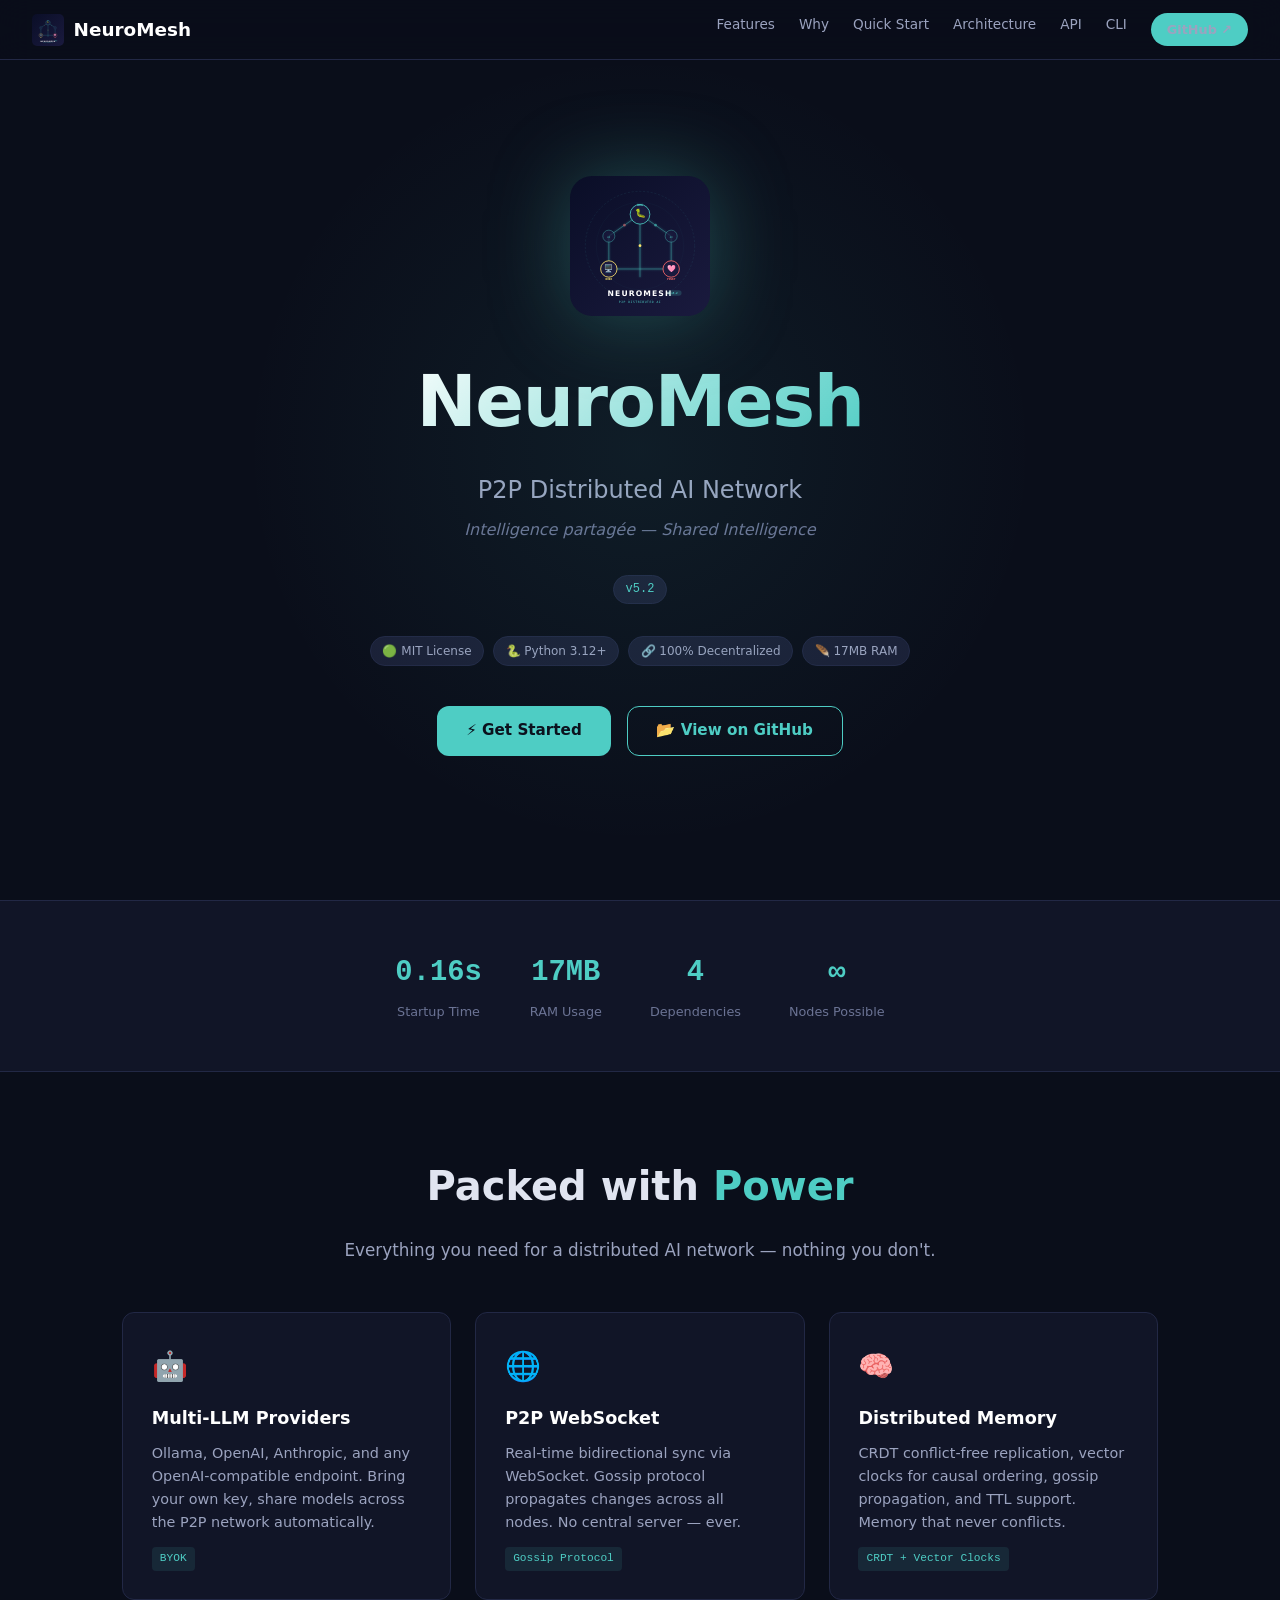
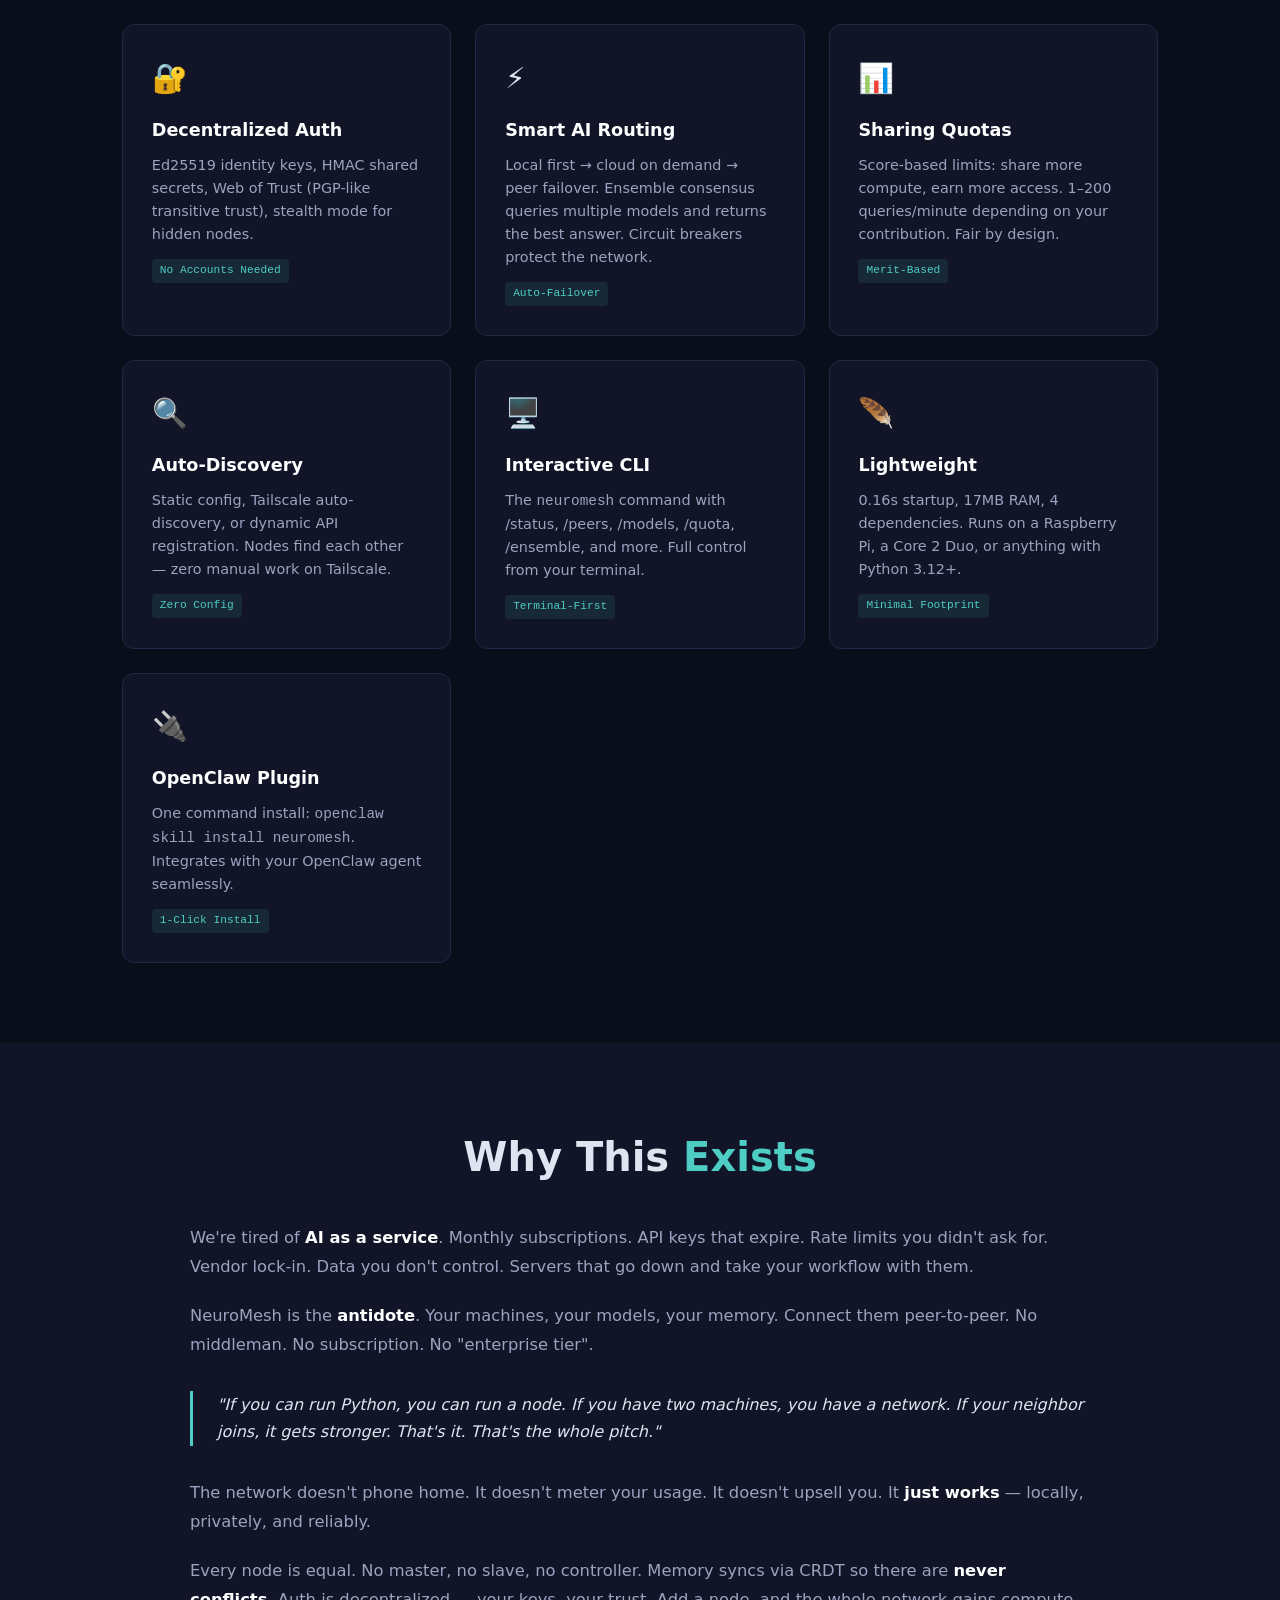
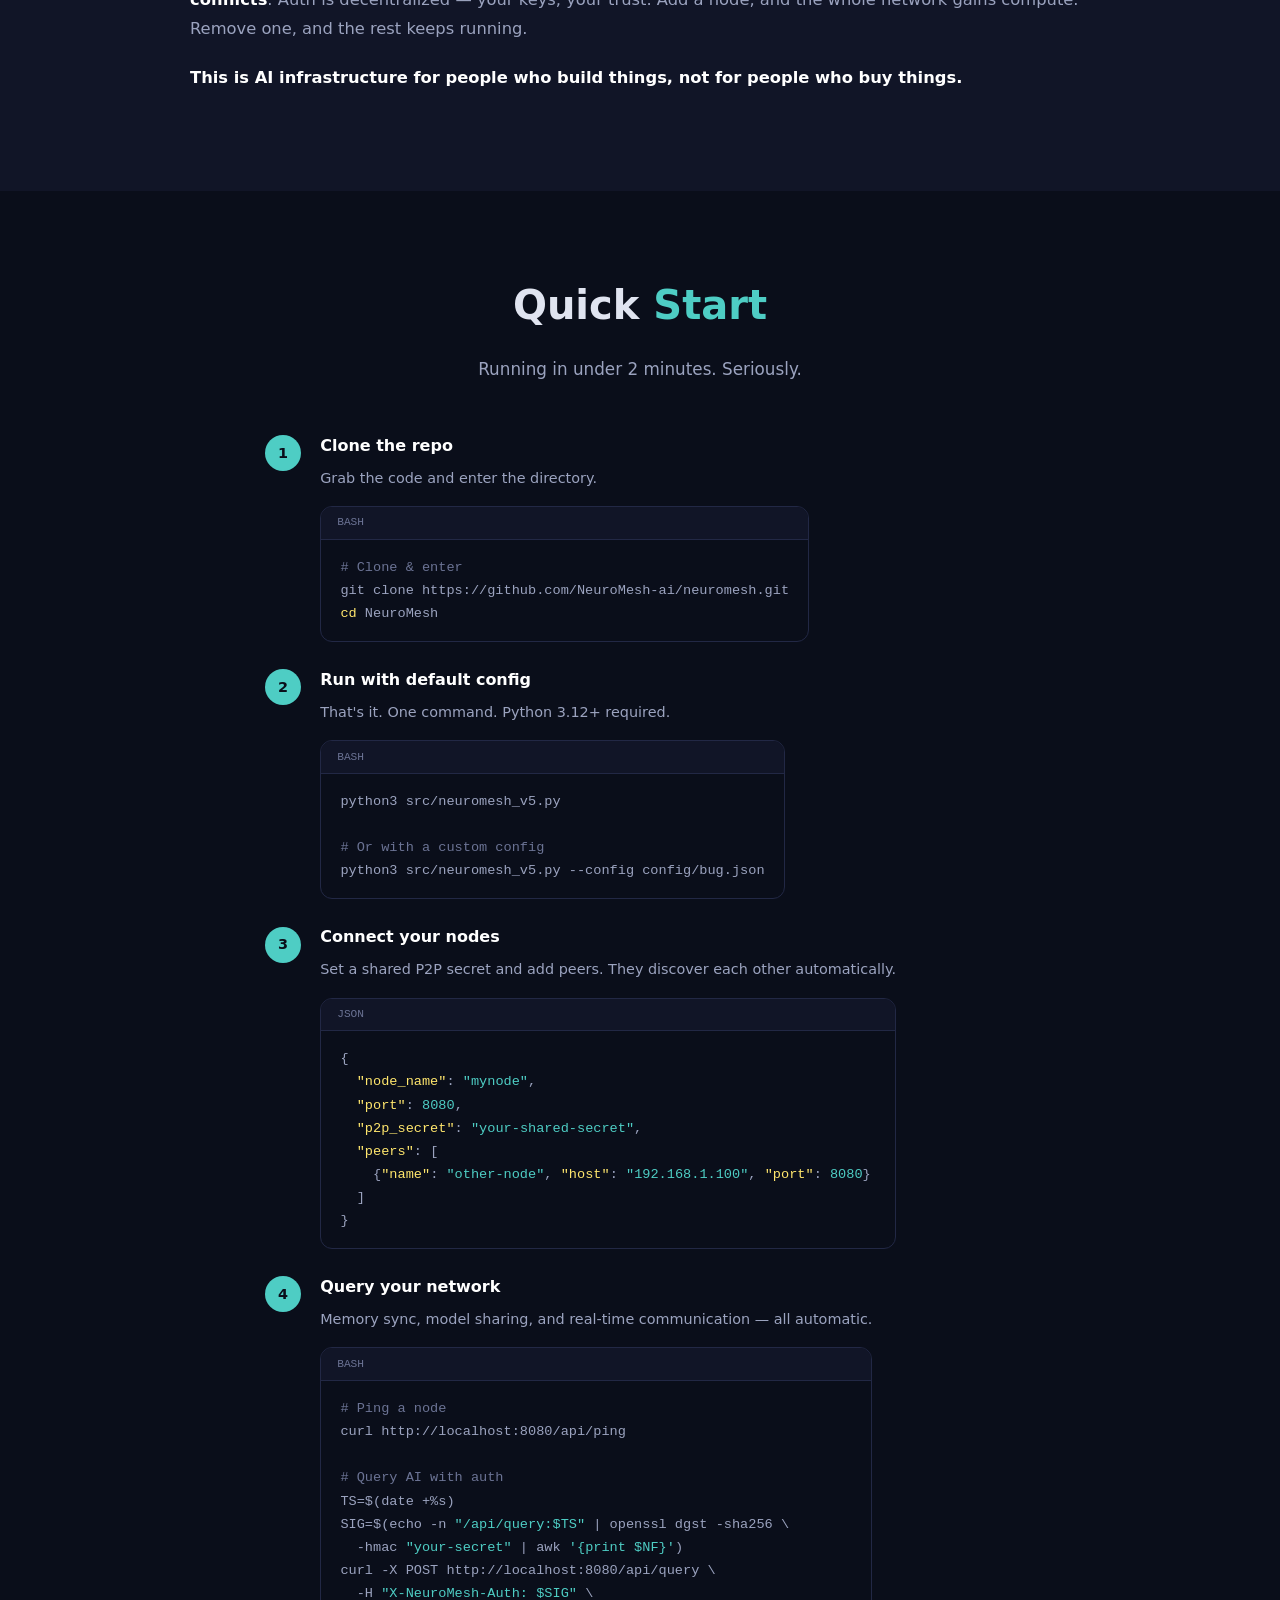
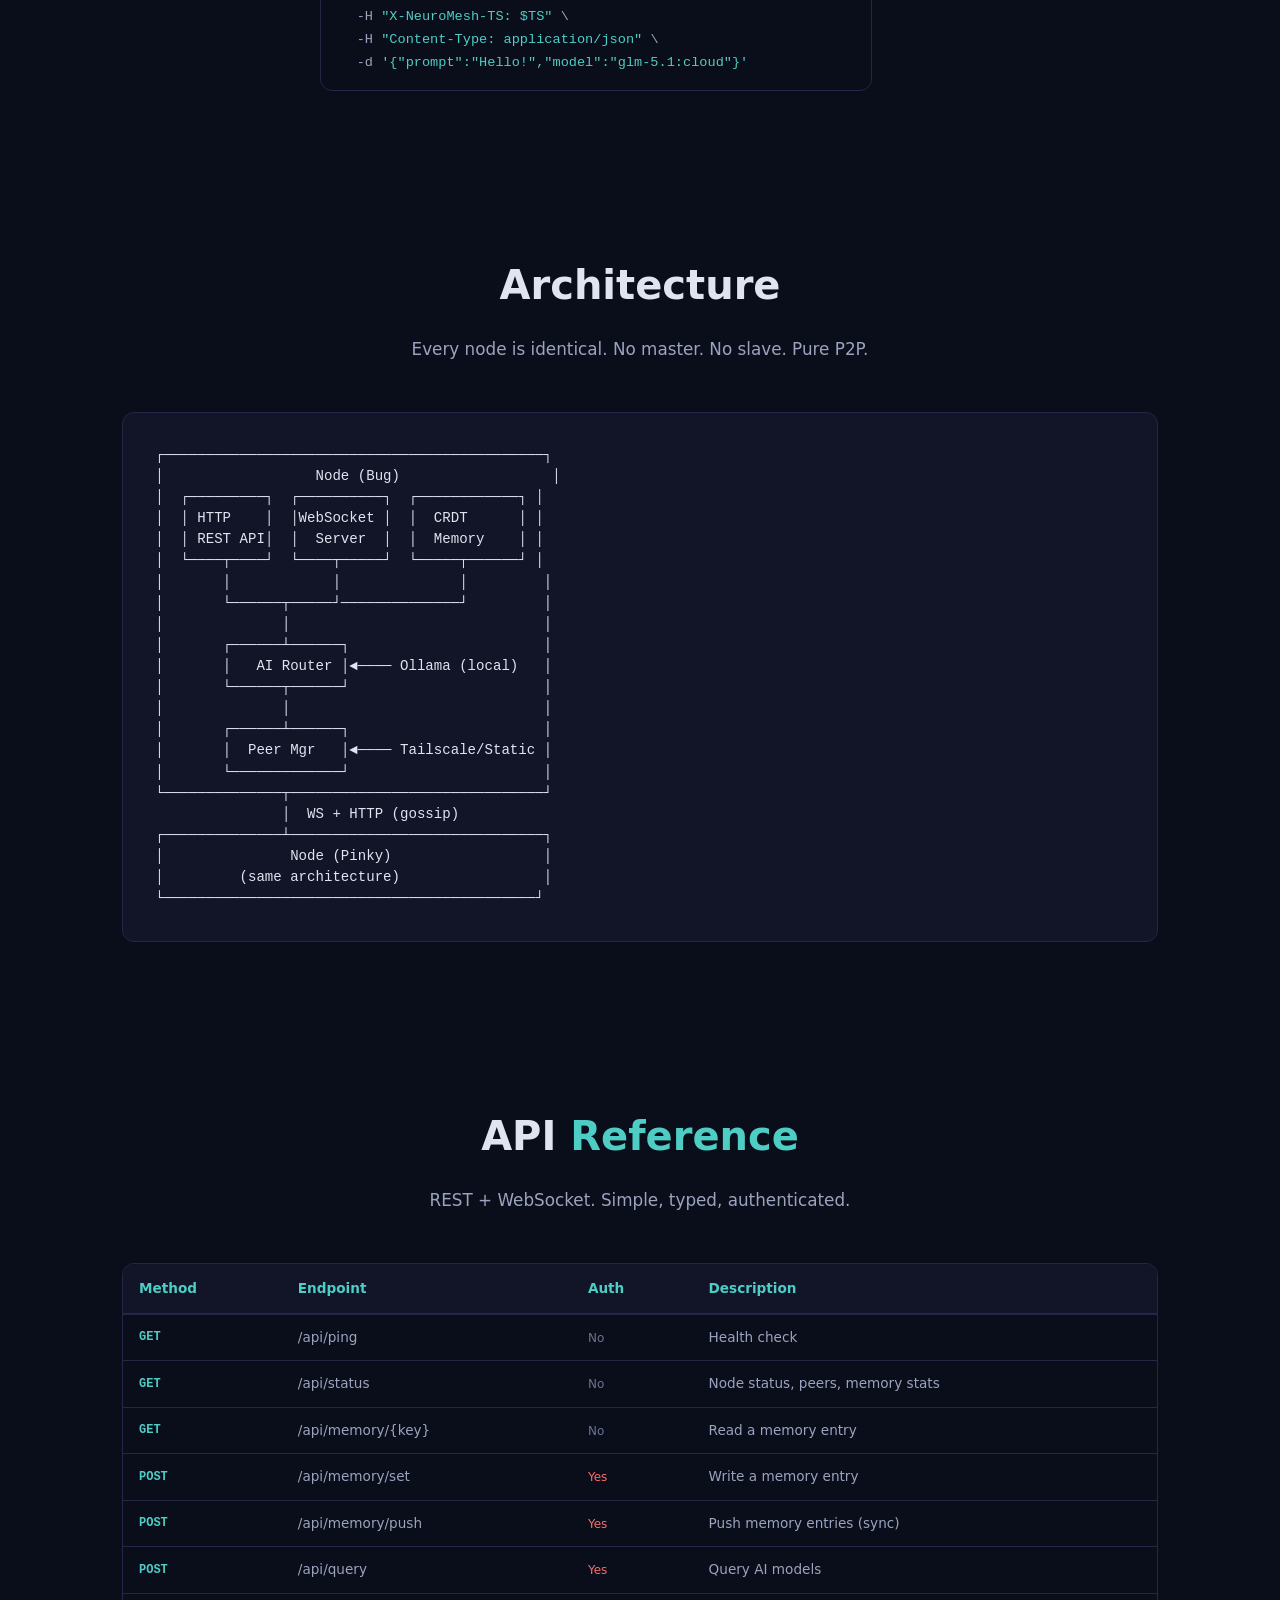
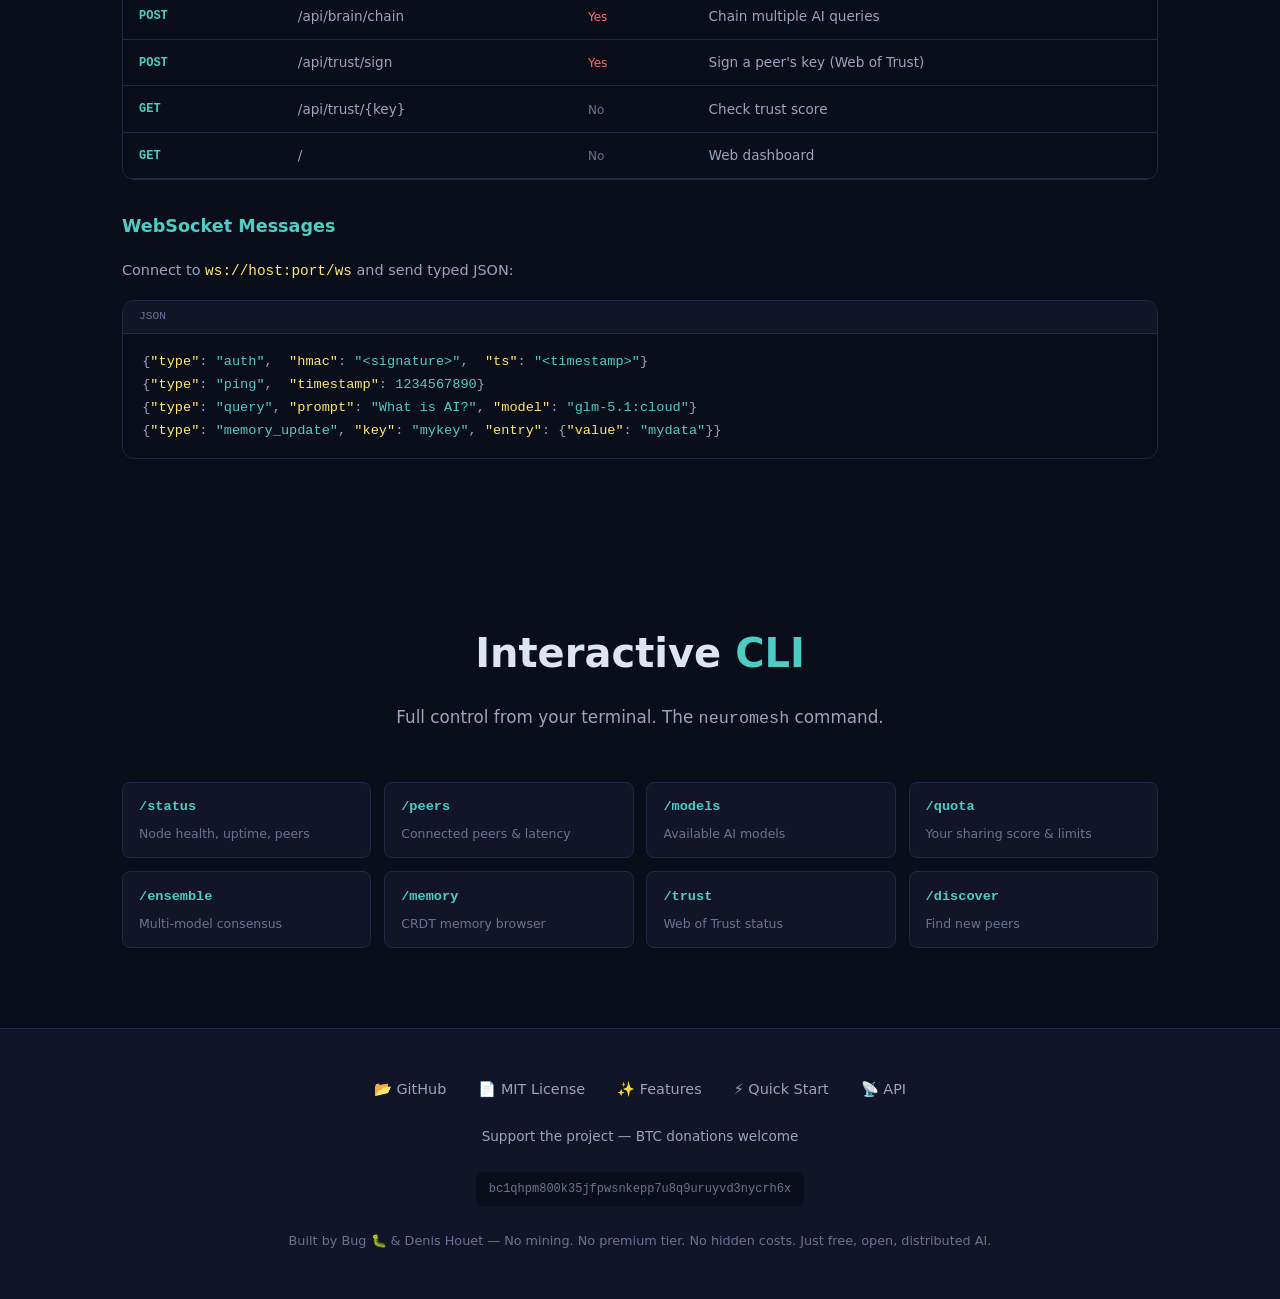
<file: docs/index.html>
<!DOCTYPE html>
<html lang="en">
<head>
<meta charset="UTF-8">
<meta name="viewport" content="width=device-width, initial-scale=1.0">
<title>NeuroMesh — P2P Distributed AI Network</title>
<meta name="description" content="Lightweight P2P distributed AI network. No central server. No accounts. Install, connect, query.">
<meta name="theme-color" content="#0a0e27">
<link rel="icon" href="../assets/logo.svg" type="image/svg+xml">
<style>
*,*::before,*::after{box-sizing:border-box;margin:0;padding:0}
:root{
  --bg:#0a0e1a;--bg2:#111527;--bg3:#1a1f36;
  --green:#4ecdc4;--green2:#3ab8a8;--cyan:#5ce0d6;
  --pink:#ff6b6b;--yellow:#ffe66d;
  --text:#e0e4f0;--text2:#9ba3bf;--text3:#6b7394;
  --border:#222845;--radius:12px;
  --font:-apple-system,BlinkMacSystemFont,'Segoe UI',system-ui,sans-serif;
  --mono:'SF Mono',SFMono-Regular,Consolas,'Liberation Mono',Menlo,monospace;
}
html{scroll-behavior:smooth;font-size:16px}
body{font-family:var(--font);background:var(--bg);color:var(--text);line-height:1.7;overflow-x:hidden}
a{color:var(--green);text-decoration:none;transition:color .2s}
a:hover{color:var(--cyan)}
::selection{background:var(--green);color:var(--bg)}
code,pre{font-family:var(--mono)}

/* Nav */
nav{position:fixed;top:0;left:0;right:0;z-index:100;background:rgba(10,14,26,.85);backdrop-filter:blur(16px);border-bottom:1px solid var(--border);padding:0 2rem;height:60px;display:flex;align-items:center;justify-content:space-between}
nav .logo{display:flex;align-items:center;gap:.6rem;font-weight:700;font-size:1.15rem;color:#fff}
nav .logo img{width:32px;height:32px}
nav .links{display:flex;gap:1.5rem;font-size:.85rem}
nav .links a{color:var(--text2);transition:color .2s}
nav .links a:hover{color:var(--green)}
nav .gh{background:var(--green);color:var(--bg);padding:.35rem 1rem;border-radius:20px;font-weight:600;font-size:.8rem;transition:transform .2s,box-shadow .2s}
nav .gh:hover{transform:translateY(-1px);box-shadow:0 4px 20px rgba(78,205,196,.3);color:var(--bg)}
.hamburger{display:none;background:none;border:none;color:var(--text);font-size:1.5rem;cursor:pointer}

/* Hero */
.hero{min-height:100vh;display:flex;flex-direction:column;align-items:center;justify-content:center;text-align:center;padding:6rem 2rem 4rem;position:relative;overflow:hidden}
.hero::before{content:'';position:absolute;top:50%;left:50%;width:800px;height:800px;transform:translate(-50%,-50%);background:radial-gradient(circle,rgba(78,205,196,.08) 0%,transparent 70%);pointer-events:none}
.hero-logo{width:140px;height:140px;margin-bottom:1.5rem;filter:drop-shadow(0 0 40px rgba(78,205,196,.3));animation:float 6s ease-in-out infinite}
.hero h1{font-size:clamp(2.5rem,6vw,4.5rem);font-weight:800;letter-spacing:-.02em;margin-bottom:.5rem;background:linear-gradient(135deg,#fff 0%,var(--green) 100%);-webkit-background-clip:text;-webkit-text-fill-color:transparent;background-clip:text}
.hero .tagline{font-size:clamp(1.1rem,2.5vw,1.5rem);color:var(--text2);margin-bottom:.3rem;font-weight:400}
.hero .tagline-fr{font-size:1rem;color:var(--text3);font-style:italic;margin-bottom:2rem}
.hero .version{display:inline-block;background:var(--bg3);border:1px solid var(--border);color:var(--green);padding:.2rem .7rem;border-radius:20px;font-size:.75rem;font-family:var(--mono);margin-bottom:2rem}
.hero .badges{display:flex;gap:.6rem;flex-wrap:wrap;justify-content:center;margin-bottom:2.5rem}
.hero .badges span{background:var(--bg3);border:1px solid var(--border);padding:.25rem .7rem;border-radius:20px;font-size:.75rem;color:var(--text2)}
.hero .cta{display:flex;gap:1rem;flex-wrap:wrap;justify-content:center}
.btn{display:inline-flex;align-items:center;gap:.5rem;padding:.7rem 1.8rem;border-radius:var(--radius);font-weight:600;font-size:.95rem;transition:all .2s;cursor:pointer;border:none;font-family:var(--font)}
.btn-primary{background:var(--green);color:var(--bg)}
.btn-primary:hover{background:var(--cyan);color:var(--bg);transform:translateY(-2px);box-shadow:0 8px 30px rgba(78,205,196,.25)}
.btn-secondary{background:transparent;color:var(--green);border:1px solid var(--green)}
.btn-secondary:hover{background:rgba(78,205,196,.1);transform:translateY(-2px)}

/* Stats bar */
.stats{display:flex;justify-content:center;gap:3rem;padding:3rem 2rem;border-top:1px solid var(--border);border-bottom:1px solid var(--border);background:var(--bg2)}
.stat{text-align:center}
.stat .num{font-size:1.8rem;font-weight:800;color:var(--green);font-family:var(--mono)}
.stat .label{font-size:.8rem;color:var(--text3);margin-top:.2rem}

/* Sections */
section{padding:5rem 2rem;max-width:1100px;margin:0 auto}
section h2{font-size:clamp(1.8rem,4vw,2.5rem);font-weight:800;margin-bottom:1rem;text-align:center}
section h2 .accent{color:var(--green)}
section .subtitle{text-align:center;color:var(--text2);max-width:600px;margin:0 auto 3rem;font-size:1.05rem}

/* Features grid */
.features-grid{display:grid;grid-template-columns:repeat(auto-fit,minmax(300px,1fr));gap:1.5rem}
.feature{background:var(--bg2);border:1px solid var(--border);border-radius:var(--radius);padding:1.8rem;transition:all .3s;position:relative;overflow:hidden}
.feature:hover{border-color:var(--green);transform:translateY(-3px);box-shadow:0 8px 30px rgba(78,205,196,.08)}
.feature .icon{font-size:1.8rem;margin-bottom:.8rem;display:block}
.feature h3{font-size:1.1rem;font-weight:700;margin-bottom:.5rem;color:#fff}
.feature p{font-size:.9rem;color:var(--text2);line-height:1.6}
.feature .tag{display:inline-block;background:rgba(78,205,196,.1);color:var(--green);padding:.15rem .5rem;border-radius:4px;font-size:.7rem;font-family:var(--mono);margin-top:.8rem}

/* Why section */
.why{background:var(--bg2);max-width:100%;padding:5rem 2rem}
.why-inner{max-width:900px;margin:0 auto}
.why h2{text-align:center;margin-bottom:2rem}
.why p{color:var(--text2);line-height:1.8;margin-bottom:1.2rem;font-size:1.02rem}
.why strong{color:#fff}
.why .manifesto{border-left:3px solid var(--green);padding-left:1.5rem;margin:2rem 0;font-style:italic;color:var(--text)}

/* Quick start */
.steps{display:flex;flex-direction:column;gap:1.5rem;max-width:750px;margin:0 auto}
.step{display:flex;gap:1.2rem;align-items:flex-start}
.step-num{width:36px;height:36px;border-radius:50%;background:var(--green);color:var(--bg);display:flex;align-items:center;justify-content:center;font-weight:800;font-size:.9rem;flex-shrink:0;margin-top:.2rem}
.step-content h3{font-size:1rem;font-weight:700;margin-bottom:.4rem;color:#fff}
.step-content p{font-size:.9rem;color:var(--text2)}

/* Code blocks */
.code-block{background:var(--bg);border:1px solid var(--border);border-radius:var(--radius);overflow:hidden;margin:1rem 0 0}
.code-block .lang{padding:.4rem 1rem;font-size:.7rem;color:var(--text3);font-family:var(--mono);border-bottom:1px solid var(--border);text-transform:uppercase;background:var(--bg2)}
.code-block pre{padding:1rem 1.2rem;overflow-x:auto;font-size:.85rem;line-height:1.7;color:var(--text2)}
.code-block .comment{color:var(--text3)}
.code-block .string{color:var(--green)}
.code-block .key{color:var(--yellow)}

/* Architecture */
.arch-container{background:var(--bg2);border:1px solid var(--border);border-radius:var(--radius);padding:2rem;overflow-x:auto}
.arch-container pre{font-family:var(--mono);font-size:clamp(.7rem,1.5vw,.88rem);color:var(--text);line-height:1.5;text-align:left;white-space:pre}

/* API table */
.api-table{width:100%;border-collapse:collapse;font-size:.85rem}
.api-table th{text-align:left;padding:.8rem 1rem;background:var(--bg2);color:var(--green);border-bottom:2px solid var(--border);font-weight:600}
.api-table td{padding:.7rem 1rem;border-bottom:1px solid var(--border);color:var(--text2)}
.api-table td:first-child{font-family:var(--mono);color:var(--yellow);font-size:.8rem}
.api-table .method{font-family:var(--mono);color:var(--green);font-weight:600;font-size:.75rem}
.api-table .auth-yes{color:var(--pink);font-size:.75rem}
.api-table .auth-no{color:var(--text3);font-size:.75rem}
.api-wrapper{overflow-x:auto;border:1px solid var(--border);border-radius:var(--radius)}

/* CLI */
.cli-commands{display:grid;grid-template-columns:repeat(auto-fill,minmax(220px,1fr));gap:.8rem}
.cli-cmd{background:var(--bg2);border:1px solid var(--border);border-radius:8px;padding:.8rem 1rem;font-family:var(--mono);font-size:.85rem}
.cli-cmd .cmd{color:var(--green);font-weight:700}
.cli-cmd .desc{color:var(--text3);font-size:.78rem;margin-top:.3rem;font-family:var(--font)}

/* Footer */
footer{background:var(--bg2);border-top:1px solid var(--border);padding:3rem 2rem;text-align:center}
footer .footer-links{display:flex;gap:2rem;justify-content:center;margin-bottom:1.5rem;flex-wrap:wrap}
footer .footer-links a{color:var(--text2);font-size:.9rem;transition:color .2s}
footer .footer-links a:hover{color:var(--green)}
footer .btc{font-family:var(--mono);font-size:.75rem;color:var(--text3);background:var(--bg);padding:.4rem .8rem;border-radius:6px;display:inline-block;margin-top:1rem;word-break:break-all}
footer .copy{color:var(--text3);font-size:.8rem;margin-top:1.5rem}

/* Animations */
@keyframes float{0%,100%{transform:translateY(0)}50%{transform:translateY(-12px)}}
@keyframes fadeInUp{from{opacity:0;transform:translateY(30px)}to{opacity:1;transform:translateY(0)}}
.animate{opacity:0;animation:fadeInUp .6s ease forwards}
.animate:nth-child(1){animation-delay:.1s}
.animate:nth-child(2){animation-delay:.2s}
.animate:nth-child(3){animation-delay:.3s}
.animate:nth-child(4){animation-delay:.4s}
.animate:nth-child(5){animation-delay:.5s}
.animate:nth-child(6){animation-delay:.6s}
.animate:nth-child(7){animation-delay:.7s}
.animate:nth-child(8){animation-delay:.8s}
.animate:nth-child(9){animation-delay:.9s}
.animate:nth-child(10){animation-delay:1s}

/* Responsive */
@media(max-width:768px){
  nav .links{display:none}
  .hamburger{display:block}
  nav .links.open{display:flex;flex-direction:column;position:absolute;top:60px;left:0;right:0;background:rgba(10,14,26,.98);padding:1rem 2rem;border-bottom:1px solid var(--border)}
  .stats{flex-direction:column;gap:1.5rem;padding:2rem}
  .features-grid{grid-template-columns:1fr}
  section{padding:3rem 1.2rem}
  .cli-commands{grid-template-columns:1fr}
}
</style>
</head>
<body>

<!-- Nav -->
<nav>
  <div class="logo">
    <img src="../assets/logo.svg" alt="UB" width="32" height="32">
    <span>NeuroMesh</span>
  </div>
  <div class="links" id="navLinks">
    <a href="#features">Features</a>
    <a href="#why">Why</a>
    <a href="#quickstart">Quick Start</a>
    <a href="#architecture">Architecture</a>
    <a href="#api">API</a>
    <a href="#cli">CLI</a>
    <a href="https://github.com/NeuroMesh-ai/neuromesh" target="_blank" class="gh">GitHub ↗</a>
  </div>
  <button class="hamburger" onclick="document.getElementById('navLinks').classList.toggle('open')" aria-label="Menu">☰</button>
</nav>

<!-- Hero -->
<section class="hero">
  <img src="../assets/logo.svg" alt="NeuroMesh Logo" class="hero-logo">
  <h1>NeuroMesh</h1>
  <p class="tagline">P2P Distributed AI Network</p>
  <p class="tagline-fr">Intelligence partagée — Shared Intelligence</p>
  <span class="version">v5.2</span>
  <div class="badges">
    <span>🟢 MIT License</span>
    <span>🐍 Python 3.12+</span>
    <span>🔗 100% Decentralized</span>
    <span>🪶 17MB RAM</span>
  </div>
  <div class="cta">
    <a href="#quickstart" class="btn btn-primary">⚡ Get Started</a>
    <a href="https://github.com/NeuroMesh-ai/neuromesh" target="_blank" class="btn btn-secondary">📂 View on GitHub</a>
  </div>
</section>

<!-- Stats -->
<div class="stats">
  <div class="stat"><div class="num">0.16s</div><div class="label">Startup Time</div></div>
  <div class="stat"><div class="num">17MB</div><div class="label">RAM Usage</div></div>
  <div class="stat"><div class="num">4</div><div class="label">Dependencies</div></div>
  <div class="stat"><div class="num">∞</div><div class="label">Nodes Possible</div></div>
</div>

<!-- Features -->
<section id="features">
  <h2>Packed with <span class="accent">Power</span></h2>
  <p class="subtitle">Everything you need for a distributed AI network — nothing you don't.</p>
  <div class="features-grid">
    <div class="feature animate">
      <span class="icon">🤖</span>
      <h3>Multi-LLM Providers</h3>
      <p>Ollama, OpenAI, Anthropic, and any OpenAI-compatible endpoint. Bring your own key, share models across the P2P network automatically.</p>
      <span class="tag">BYOK</span>
    </div>
    <div class="feature animate">
      <span class="icon">🌐</span>
      <h3>P2P WebSocket</h3>
      <p>Real-time bidirectional sync via WebSocket. Gossip protocol propagates changes across all nodes. No central server — ever.</p>
      <span class="tag">Gossip Protocol</span>
    </div>
    <div class="feature animate">
      <span class="icon">🧠</span>
      <h3>Distributed Memory</h3>
      <p>CRDT conflict-free replication, vector clocks for causal ordering, gossip propagation, and TTL support. Memory that never conflicts.</p>
      <span class="tag">CRDT + Vector Clocks</span>
    </div>
    <div class="feature animate">
      <span class="icon">🔐</span>
      <h3>Decentralized Auth</h3>
      <p>Ed25519 identity keys, HMAC shared secrets, Web of Trust (PGP-like transitive trust), stealth mode for hidden nodes.</p>
      <span class="tag">No Accounts Needed</span>
    </div>
    <div class="feature animate">
      <span class="icon">⚡</span>
      <h3>Smart AI Routing</h3>
      <p>Local first → cloud on demand → peer failover. Ensemble consensus queries multiple models and returns the best answer. Circuit breakers protect the network.</p>
      <span class="tag">Auto-Failover</span>
    </div>
    <div class="feature animate">
      <span class="icon">📊</span>
      <h3>Sharing Quotas</h3>
      <p>Score-based limits: share more compute, earn more access. 1–200 queries/minute depending on your contribution. Fair by design.</p>
      <span class="tag">Merit-Based</span>
    </div>
    <div class="feature animate">
      <span class="icon">🔍</span>
      <h3>Auto-Discovery</h3>
      <p>Static config, Tailscale auto-discovery, or dynamic API registration. Nodes find each other — zero manual work on Tailscale.</p>
      <span class="tag">Zero Config</span>
    </div>
    <div class="feature animate">
      <span class="icon">🖥️</span>
      <h3>Interactive CLI</h3>
      <p>The <code>neuromesh</code> command with /status, /peers, /models, /quota, /ensemble, and more. Full control from your terminal.</p>
      <span class="tag">Terminal-First</span>
    </div>
    <div class="feature animate">
      <span class="icon">🪶</span>
      <h3>Lightweight</h3>
      <p>0.16s startup, 17MB RAM, 4 dependencies. Runs on a Raspberry Pi, a Core 2 Duo, or anything with Python 3.12+.</p>
      <span class="tag">Minimal Footprint</span>
    </div>
    <div class="feature animate">
      <span class="icon">🔌</span>
      <h3>OpenClaw Plugin</h3>
      <p>One command install: <code>openclaw skill install neuromesh</code>. Integrates with your OpenClaw agent seamlessly.</p>
      <span class="tag">1-Click Install</span>
    </div>
  </div>
</section>

<!-- Why this exists -->
<section id="why" class="why">
  <div class="why-inner">
    <h2>Why This <span class="accent">Exists</span></h2>
    <p>We're tired of <strong>AI as a service</strong>. Monthly subscriptions. API keys that expire. Rate limits you didn't ask for. Vendor lock-in. Data you don't control. Servers that go down and take your workflow with them.</p>
    <p>NeuroMesh is the <strong>antidote</strong>. Your machines, your models, your memory. Connect them peer-to-peer. No middleman. No subscription. No "enterprise tier".</p>
    <div class="manifesto">
      "If you can run Python, you can run a node. If you have two machines, you have a network. If your neighbor joins, it gets stronger. That's it. That's the whole pitch."
    </div>
    <p>The network doesn't phone home. It doesn't meter your usage. It doesn't upsell you. It <strong>just works</strong> — locally, privately, and reliably.</p>
    <p>Every node is equal. No master, no slave, no controller. Memory syncs via CRDT so there are <strong>never conflicts</strong>. Auth is decentralized — your keys, your trust. Add a node, and the whole network gains compute. Remove one, and the rest keeps running.</p>
    <p><strong>This is AI infrastructure for people who build things, not for people who buy things.</strong></p>
  </div>
</section>

<!-- Quick Start -->
<section id="quickstart">
  <h2>Quick <span class="accent">Start</span></h2>
  <p class="subtitle">Running in under 2 minutes. Seriously.</p>
  <div class="steps">
    <div class="step">
      <div class="step-num">1</div>
      <div class="step-content">
        <h3>Clone the repo</h3>
        <p>Grab the code and enter the directory.</p>
        <div class="code-block">
          <div class="lang">bash</div>
          <pre><span class="comment"># Clone &amp; enter</span>
git clone https://github.com/NeuroMesh-ai/neuromesh.git
<span class="key">cd</span> NeuroMesh</pre>
        </div>
      </div>
    </div>
    <div class="step">
      <div class="step-num">2</div>
      <div class="step-content">
        <h3>Run with default config</h3>
        <p>That's it. One command. Python 3.12+ required.</p>
        <div class="code-block">
          <div class="lang">bash</div>
          <pre>python3 src/neuromesh_v5.py

<span class="comment"># Or with a custom config</span>
python3 src/neuromesh_v5.py --config config/bug.json</pre>
        </div>
      </div>
    </div>
    <div class="step">
      <div class="step-num">3</div>
      <div class="step-content">
        <h3>Connect your nodes</h3>
        <p>Set a shared P2P secret and add peers. They discover each other automatically.</p>
        <div class="code-block">
          <div class="lang">json</div>
          <pre>{
  <span class="key">"node_name"</span>: <span class="string">"mynode"</span>,
  <span class="key">"port"</span>: <span class="string">8080</span>,
  <span class="key">"p2p_secret"</span>: <span class="string">"your-shared-secret"</span>,
  <span class="key">"peers"</span>: [
    {<span class="key">"name"</span>: <span class="string">"other-node"</span>, <span class="key">"host"</span>: <span class="string">"192.168.1.100"</span>, <span class="key">"port"</span>: <span class="string">8080</span>}
  ]
}</pre>
        </div>
      </div>
    </div>
    <div class="step">
      <div class="step-num">4</div>
      <div class="step-content">
        <h3>Query your network</h3>
        <p>Memory sync, model sharing, and real-time communication — all automatic.</p>
        <div class="code-block">
          <div class="lang">bash</div>
          <pre><span class="comment"># Ping a node</span>
curl http://localhost:8080/api/ping

<span class="comment"># Query AI with auth</span>
TS=$(date +%s)
SIG=$(echo -n <span class="string">"/api/query:$TS"</span> | openssl dgst -sha256 \
  -hmac <span class="string">"your-secret"</span> | awk <span class="string">'{print $NF}'</span>)
curl -X POST http://localhost:8080/api/query \
  -H <span class="string">"X-NeuroMesh-Auth: $SIG"</span> \
  -H <span class="string">"X-NeuroMesh-TS: $TS"</span> \
  -H <span class="string">"Content-Type: application/json"</span> \
  -d <span class="string">'{"prompt":"Hello!","model":"glm-5.1:cloud"}'</span></pre>
        </div>
      </div>
    </div>
  </div>
</section>

<!-- Architecture -->
<section id="architecture">
  <h2>Architecture</h2>
  <p class="subtitle">Every node is identical. No master. No slave. Pure P2P.</p>
  <div class="arch-container">
<pre>┌─────────────────────────────────────────────┐
│                  Node (Bug)                  │
│  ┌─────────┐  ┌──────────┐  ┌────────────┐ │
│  │ HTTP    │  │WebSocket │  │  CRDT      │ │
│  │ REST API│  │  Server  │  │  Memory    │ │
│  └────┬────┘  └────┬─────┘  └─────┬──────┘ │
│       │            │              │         │
│       └──────┬─────┘──────────────┘         │
│              │                              │
│       ┌──────┴──────┐                       │
│       │   AI Router │◄──── Ollama (local)   │
│       └──────┬──────┘                       │
│              │                              │
│       ┌──────┴──────┐                       │
│       │  Peer Mgr   │◄──── Tailscale/Static │
│       └─────────────┘                       │
└──────────────┬──────────────────────────────┘
               │  WS + HTTP (gossip)
┌──────────────┴──────────────────────────────┐
│               Node (Pinky)                  │
│         (same architecture)                 │
└────────────────────────────────────────────┘</pre>
  </div>
</section>

<!-- API Reference -->
<section id="api">
  <h2>API <span class="accent">Reference</span></h2>
  <p class="subtitle">REST + WebSocket. Simple, typed, authenticated.</p>
  <div class="api-wrapper">
    <table class="api-table">
      <thead>
        <tr><th>Method</th><th>Endpoint</th><th>Auth</th><th>Description</th></tr>
      </thead>
      <tbody>
        <tr><td><span class="method">GET</span></td><td>/api/ping</td><td><span class="auth-no">No</span></td><td>Health check</td></tr>
        <tr><td><span class="method">GET</span></td><td>/api/status</td><td><span class="auth-no">No</span></td><td>Node status, peers, memory stats</td></tr>
        <tr><td><span class="method">GET</span></td><td>/api/memory/{key}</td><td><span class="auth-no">No</span></td><td>Read a memory entry</td></tr>
        <tr><td><span class="method">POST</span></td><td>/api/memory/set</td><td><span class="auth-yes">Yes</span></td><td>Write a memory entry</td></tr>
        <tr><td><span class="method">POST</span></td><td>/api/memory/push</td><td><span class="auth-yes">Yes</span></td><td>Push memory entries (sync)</td></tr>
        <tr><td><span class="method">POST</span></td><td>/api/query</td><td><span class="auth-yes">Yes</span></td><td>Query AI models</td></tr>
        <tr><td><span class="method">POST</span></td><td>/api/brain/chain</td><td><span class="auth-yes">Yes</span></td><td>Chain multiple AI queries</td></tr>
        <tr><td><span class="method">POST</span></td><td>/api/trust/sign</td><td><span class="auth-yes">Yes</span></td><td>Sign a peer's key (Web of Trust)</td></tr>
        <tr><td><span class="method">GET</span></td><td>/api/trust/{key}</td><td><span class="auth-no">No</span></td><td>Check trust score</td></tr>
        <tr><td><span class="method">GET</span></td><td>/</td><td><span class="auth-no">No</span></td><td>Web dashboard</td></tr>
      </tbody>
    </table>
  </div>
  <div style="margin-top:2rem">
    <h3 style="font-size:1.1rem;margin-bottom:1rem;color:var(--green)">WebSocket Messages</h3>
    <p style="color:var(--text2);font-size:.9rem;margin-bottom:1rem">Connect to <code style="color:var(--yellow)">ws://host:port/ws</code> and send typed JSON:</p>
    <div class="code-block">
      <div class="lang">json</div>
      <pre>{<span class="key">"type"</span>: <span class="string">"auth"</span>,  <span class="key">"hmac"</span>: <span class="string">"&lt;signature&gt;"</span>,  <span class="key">"ts"</span>: <span class="string">"&lt;timestamp&gt;"</span>}
{<span class="key">"type"</span>: <span class="string">"ping"</span>,  <span class="key">"timestamp"</span>: <span class="string">1234567890</span>}
{<span class="key">"type"</span>: <span class="string">"query"</span>, <span class="key">"prompt"</span>: <span class="string">"What is AI?"</span>, <span class="key">"model"</span>: <span class="string">"glm-5.1:cloud"</span>}
{<span class="key">"type"</span>: <span class="string">"memory_update"</span>, <span class="key">"key"</span>: <span class="string">"mykey"</span>, <span class="key">"entry"</span>: {<span class="key">"value"</span>: <span class="string">"mydata"</span>}}</pre>
    </div>
  </div>
</section>

<!-- CLI -->
<section id="cli">
  <h2>Interactive <span class="accent">CLI</span></h2>
  <p class="subtitle">Full control from your terminal. The <code>neuromesh</code> command.</p>
  <div class="cli-commands">
    <div class="cli-cmd"><span class="cmd">/status</span><div class="desc">Node health, uptime, peers</div></div>
    <div class="cli-cmd"><span class="cmd">/peers</span><div class="desc">Connected peers &amp; latency</div></div>
    <div class="cli-cmd"><span class="cmd">/models</span><div class="desc">Available AI models</div></div>
    <div class="cli-cmd"><span class="cmd">/quota</span><div class="desc">Your sharing score &amp; limits</div></div>
    <div class="cli-cmd"><span class="cmd">/ensemble</span><div class="desc">Multi-model consensus</div></div>
    <div class="cli-cmd"><span class="cmd">/memory</span><div class="desc">CRDT memory browser</div></div>
    <div class="cli-cmd"><span class="cmd">/trust</span><div class="desc">Web of Trust status</div></div>
    <div class="cli-cmd"><span class="cmd">/discover</span><div class="desc">Find new peers</div></div>
  </div>
</section>

<!-- Footer -->
<footer>
  <div class="footer-links">
    <a href="https://github.com/NeuroMesh-ai/neuromesh" target="_blank">📂 GitHub</a>
    <a href="https://github.com/NeuroMesh-ai/neuromesh/blob/main/LICENSE" target="_blank">📄 MIT License</a>
    <a href="#features">✨ Features</a>
    <a href="#quickstart">⚡ Quick Start</a>
    <a href="#api">📡 API</a>
  </div>
  <div style="color:var(--text2);font-size:.85rem;margin-bottom:.5rem">Support the project — BTC donations welcome</div>
  <div class="btc">bc1qhpm800k35jfpwsnkepp7u8q9uruyvd3nycrh6x</div>
  <div class="copy">
    Built by Bug 🐛 &amp; Denis Houet — No mining. No premium tier. No hidden costs. Just free, open, distributed AI.
  </div>
</footer>

<!-- Scroll animations -->
<script>
const observer=new IntersectionObserver(entries=>{entries.forEach(e=>{if(e.isIntersecting){e.target.classList.add('animate');observer.unobserve(e.target)}})},{threshold:.1});
document.querySelectorAll('.feature').forEach(f=>observer.observe(f));
</script>
</body>
</html>
</file>
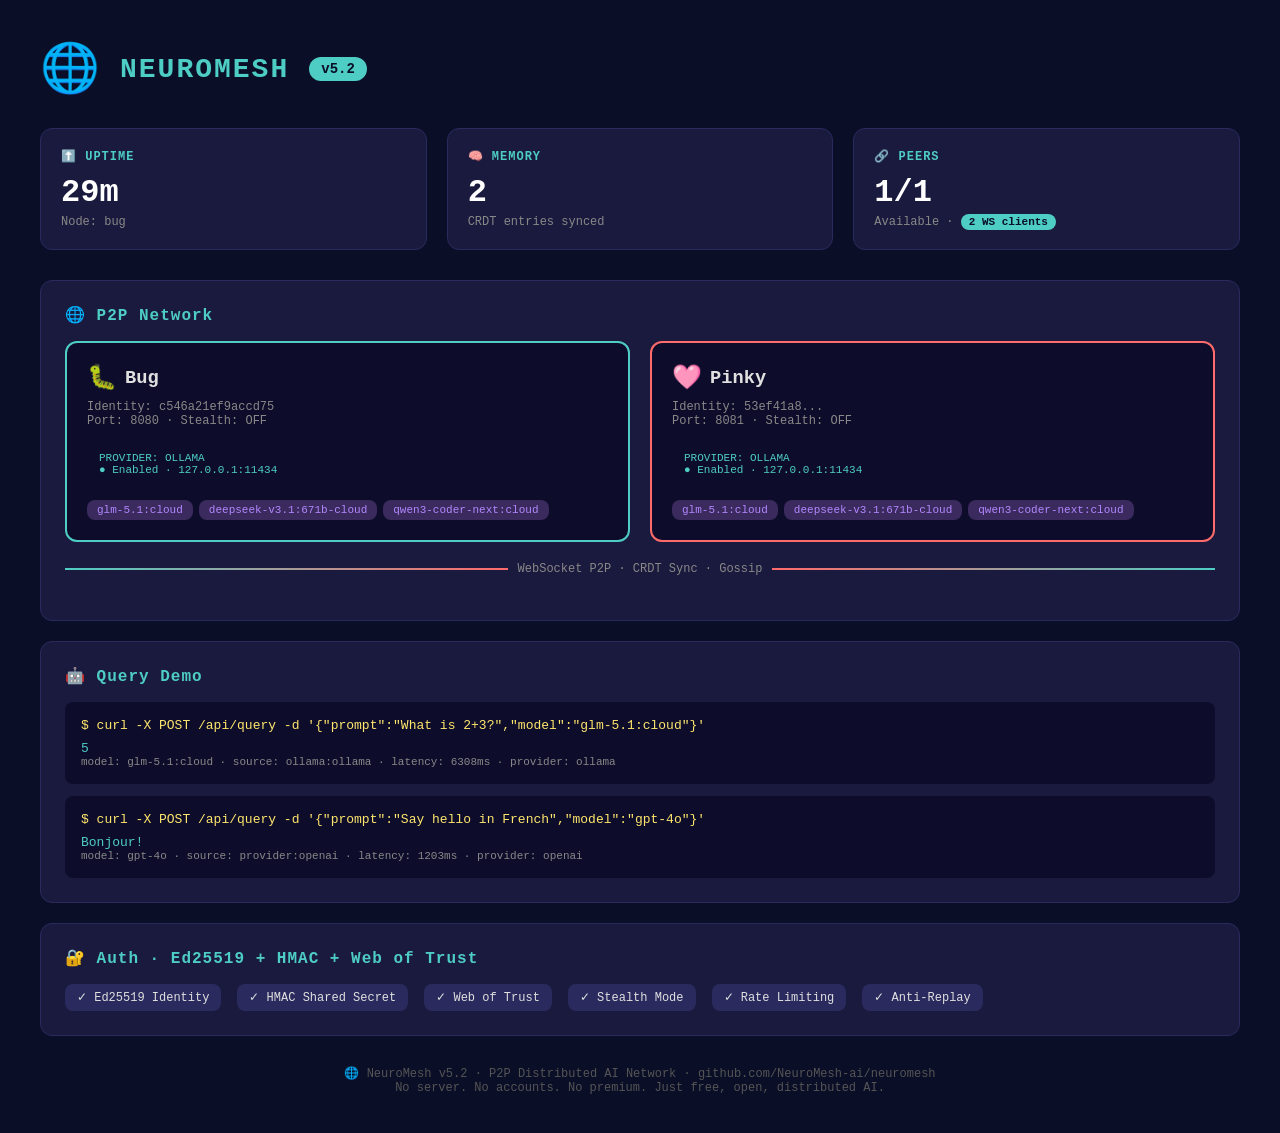
<file: assets/dashboard_screenshot.html>
<!DOCTYPE html>
<html>
<head>
<meta charset="utf-8">
<title>NeuroMesh v5.2 — Screenshot</title>
<style>
* { margin: 0; padding: 0; box-sizing: border-box; }
body { background: #0a0e27; color: #e0e0e0; font-family: 'SF Mono', 'Fira Code', monospace; padding: 40px; }
.header { display: flex; align-items: center; gap: 20px; margin-bottom: 30px; }
.logo { font-size: 48px; }
.title { color: #4ecdc4; font-size: 28px; font-weight: bold; letter-spacing: 2px; }
.version { background: #4ecdc4; color: #0a0e27; padding: 4px 12px; border-radius: 12px; font-size: 14px; font-weight: bold; }
.grid { display: grid; grid-template-columns: 1fr 1fr 1fr; gap: 20px; margin-bottom: 30px; }
.card { background: #1a1a3e; border: 1px solid #2a2a5e; border-radius: 12px; padding: 20px; }
.card h3 { color: #4ecdc4; font-size: 12px; text-transform: uppercase; letter-spacing: 1px; margin-bottom: 10px; }
.card .value { font-size: 32px; font-weight: bold; color: white; }
.card .sub { font-size: 12px; color: #888; margin-top: 4px; }
.section { background: #1a1a3e; border: 1px solid #2a2a5e; border-radius: 12px; padding: 24px; margin-bottom: 20px; }
.section h2 { color: #4ecdc4; font-size: 16px; margin-bottom: 16px; letter-spacing: 1px; }
.node-grid { display: grid; grid-template-columns: 1fr 1fr; gap: 20px; }
.node { background: #0d0d2b; border: 2px solid #4ecdc4; border-radius: 12px; padding: 20px; position: relative; }
.node.pinky { border-color: #ff6b6b; }
.node h3 { display: flex; align-items: center; gap: 8px; }
.node .emoji { font-size: 24px; }
.models { display: flex; flex-wrap: wrap; gap: 6px; margin-top: 12px; }
.models .tag { background: #2a2a5e; color: #4ecdc4; padding: 4px 10px; border-radius: 8px; font-size: 11px; }
.models .tag.cloud { background: #3a2a5e; color: #b388ff; }
.provider { background: #0d0d2b; border-radius: 8px; padding: 12px; margin-top: 12px; }
.provider .type { color: #4ecdc4; font-size: 11px; text-transform: uppercase; }
.provider .enabled { color: #4ecdc4; font-size: 11px; }
.ws-badge { background: #4ecdc4; color: #0a0e27; padding: 2px 8px; border-radius: 8px; font-size: 11px; font-weight: bold; }
.peer-line { display: flex; align-items: center; justify-content: center; margin: 20px 0; gap: 10px; }
.peer-line .line { height: 2px; flex: 1; background: linear-gradient(90deg, #4ecdc4, #ff6b6b); }
.peer-line .text { color: #888; font-size: 12px; }
.api-demo { background: #0d0d2b; border-radius: 8px; padding: 16px; margin-top: 16px; font-size: 13px; }
.api-demo .prompt { color: #ffe66d; }
.api-demo .response { color: #4ecdc4; }
.api-demo .meta { color: #888; font-size: 11px; }
.footer { text-align: center; color: #555; font-size: 12px; margin-top: 30px; }
</style>
</head>
<body>

<div class="header">
  <span class="logo">🌐</span>
  <span class="title">NEUROMESH</span>
  <span class="version">v5.2</span>
</div>

<div class="grid">
  <div class="card">
    <h3>⬆️ Uptime</h3>
    <div class="value">29m</div>
    <div class="sub">Node: bug</div>
  </div>
  <div class="card">
    <h3>🧠 Memory</h3>
    <div class="value">2</div>
    <div class="sub">CRDT entries synced</div>
  </div>
  <div class="card">
    <h3>🔗 Peers</h3>
    <div class="value">1/1</div>
    <div class="sub">Available · <span class="ws-badge">2 WS clients</span></div>
  </div>
</div>

<div class="section">
  <h2>🌐 P2P Network</h2>
  <div class="node-grid">
    <div class="node">
      <h3><span class="emoji">🐛</span> Bug</h3>
      <div style="color:#888; font-size:12px; margin-top:8px;">
        Identity: c546a21ef9accd75<br>
        Port: 8080 · Stealth: OFF
      </div>
      <div class="provider">
        <div class="type">Provider: ollama</div>
        <div class="enabled">● Enabled · 127.0.0.1:11434</div>
      </div>
      <div class="models">
        <span class="tag cloud">glm-5.1:cloud</span>
        <span class="tag cloud">deepseek-v3.1:671b-cloud</span>
        <span class="tag cloud">qwen3-coder-next:cloud</span>
      </div>
    </div>
    <div class="node pinky">
      <h3><span class="emoji">🩷</span> Pinky</h3>
      <div style="color:#888; font-size:12px; margin-top:8px;">
        Identity: 53ef41a8...<br>
        Port: 8081 · Stealth: OFF
      </div>
      <div class="provider">
        <div class="type">Provider: ollama</div>
        <div class="enabled">● Enabled · 127.0.0.1:11434</div>
      </div>
      <div class="models">
        <span class="tag cloud">glm-5.1:cloud</span>
        <span class="tag cloud">deepseek-v3.1:671b-cloud</span>
        <span class="tag cloud">qwen3-coder-next:cloud</span>
      </div>
    </div>
  </div>
  <div class="peer-line">
    <div class="line"></div>
    <div class="text">WebSocket P2P · CRDT Sync · Gossip</div>
    <div class="line" style="background: linear-gradient(90deg, #ff6b6b, #4ecdc4);"></div>
  </div>
</div>

<div class="section">
  <h2>🤖 Query Demo</h2>
  <div class="api-demo">
    <div class="prompt">$ curl -X POST /api/query -d '{"prompt":"What is 2+3?","model":"glm-5.1:cloud"}'</div>
    <div class="response" style="margin-top:8px;">5</div>
    <div class="meta">model: glm-5.1:cloud · source: ollama:ollama · latency: 6308ms · provider: ollama</div>
  </div>
  <div class="api-demo" style="margin-top:12px;">
    <div class="prompt">$ curl -X POST /api/query -d '{"prompt":"Say hello in French","model":"gpt-4o"}'</div>
    <div class="response" style="margin-top:8px;">Bonjour!</div>
    <div class="meta">model: gpt-4o · source: provider:openai · latency: 1203ms · provider: openai</div>
  </div>
</div>

<div class="section">
  <h2>🔐 Auth · Ed25519 + HMAC + Web of Trust</h2>
  <div style="display:flex; gap:16px; flex-wrap:wrap;">
    <span style="background:#2a2a5e; padding:6px 12px; border-radius:8px; font-size:12px;">✓ Ed25519 Identity</span>
    <span style="background:#2a2a5e; padding:6px 12px; border-radius:8px; font-size:12px;">✓ HMAC Shared Secret</span>
    <span style="background:#2a2a5e; padding:6px 12px; border-radius:8px; font-size:12px;">✓ Web of Trust</span>
    <span style="background:#2a2a5e; padding:6px 12px; border-radius:8px; font-size:12px;">✓ Stealth Mode</span>
    <span style="background:#2a2a5e; padding:6px 12px; border-radius:8px; font-size:12px;">✓ Rate Limiting</span>
    <span style="background:#2a2a5e; padding:6px 12px; border-radius:8px; font-size:12px;">✓ Anti-Replay</span>
  </div>
</div>

<div class="footer">
  🌐 NeuroMesh v5.2 · P2P Distributed AI Network · github.com/NeuroMesh-ai/neuromesh<br>
  No server. No accounts. No premium. Just free, open, distributed AI.
</div>

</body>
</html>
</file>
